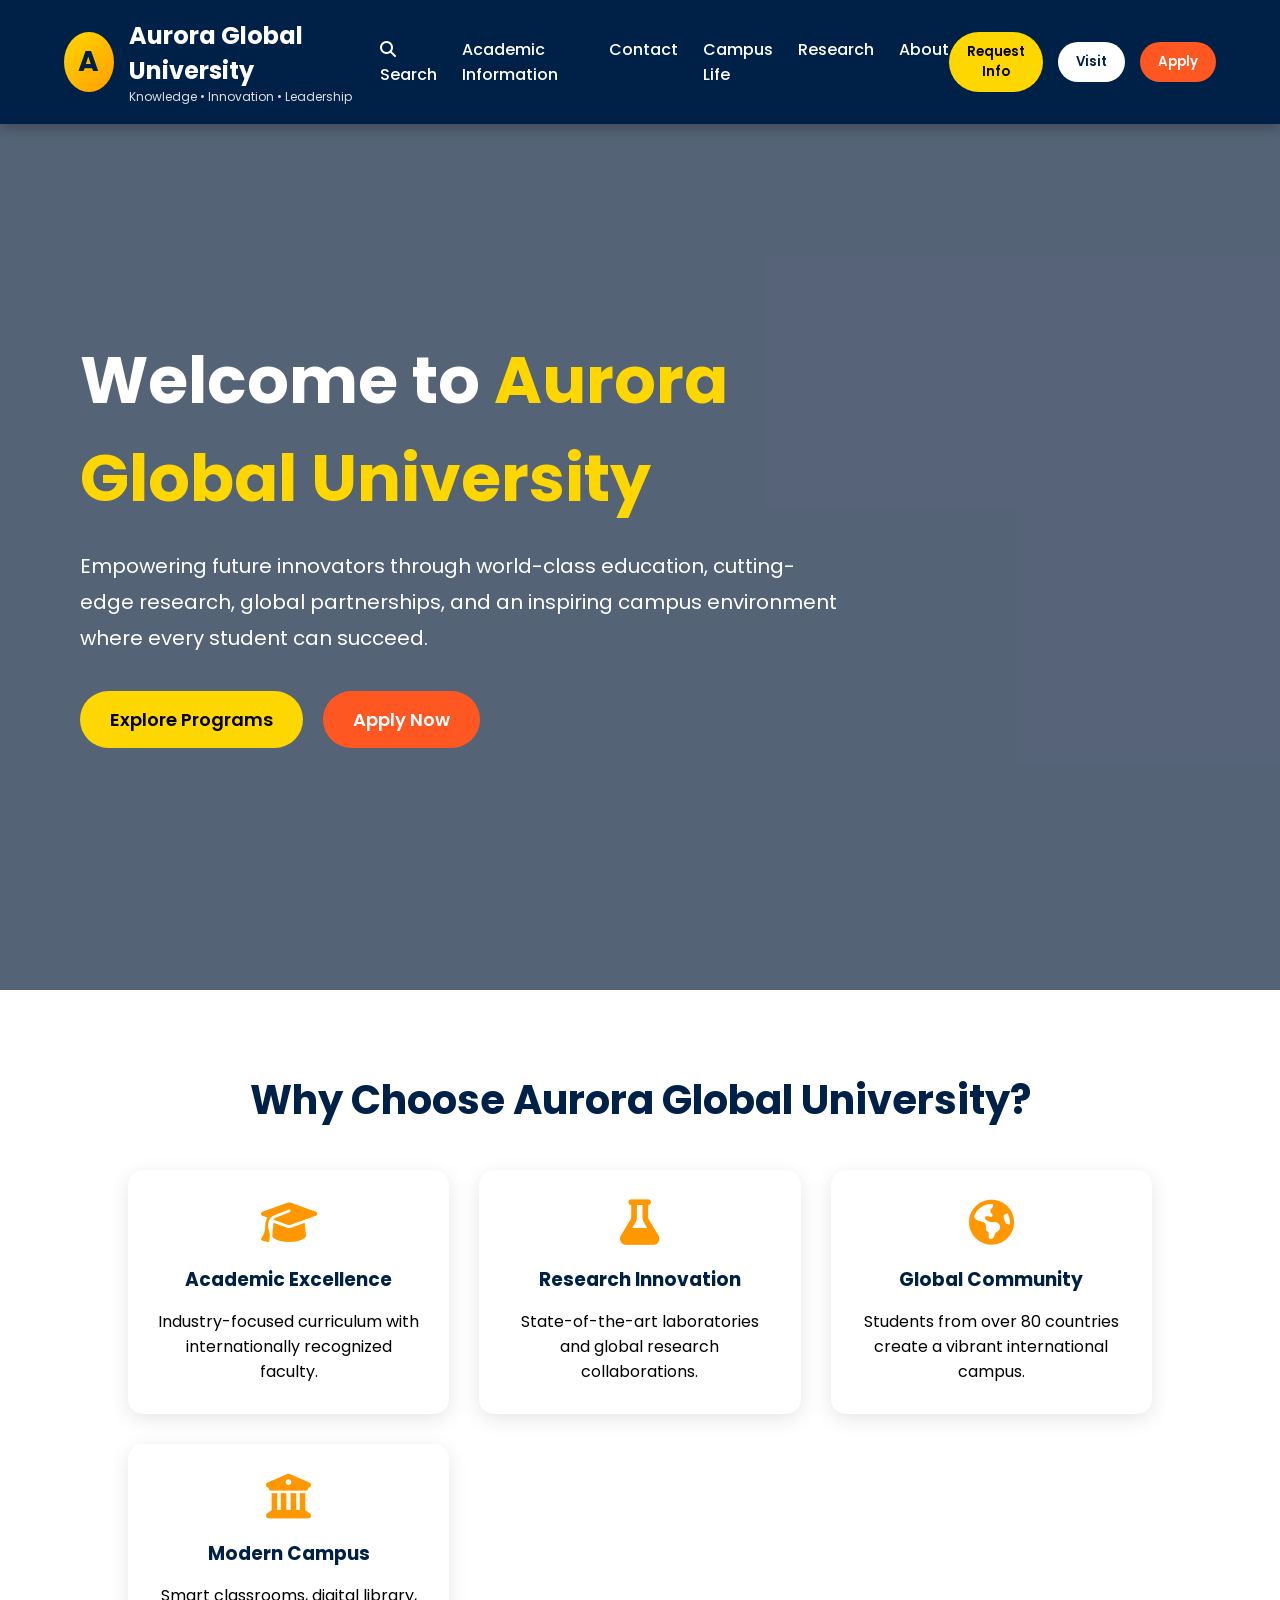
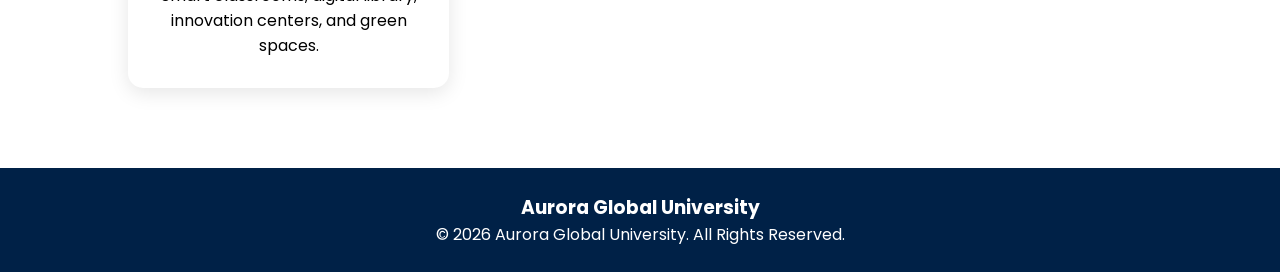
<file: index.html>
<!DOCTYPE html>
<html lang="en">

<head>
<meta charset="UTF-8">
<meta name="viewport" content="width=device-width, initial-scale=1.0">

<title>Aurora Global University</title>

<link rel="preconnect" href="https://fonts.googleapis.com">
<link rel="preconnect" href="https://fonts.gstatic.com" crossorigin>

<link href="https://fonts.googleapis.com/css2?family=Poppins:wght@300;400;500;600;700&display=swap" rel="stylesheet">

<link rel="stylesheet" href="https://cdnjs.cloudflare.com/ajax/libs/font-awesome/6.5.2/css/all.min.css">

<style>

*{
margin:0;
padding:0;
box-sizing:border-box;
font-family:'Poppins',sans-serif;
}

body{
background:#f5f7fa;
}

/*================== NAVBAR =================*/

header{
background:#002147;
color:white;
position:fixed;
width:100%;
top:0;
z-index:1000;
box-shadow:0 4px 12px rgba(0,0,0,.25);
}

.container{
width:90%;
margin:auto;
}

.navbar{
display:flex;
justify-content:space-between;
align-items:center;
padding:18px 0;
}

.logo{
display:flex;
align-items:center;
gap:15px;
}

.logo-circle{
width:60px;
height:60px;
border-radius:50%;
background:linear-gradient(135deg,#FFD700,#ff9d00);
display:flex;
justify-content:center;
align-items:center;
font-size:28px;
font-weight:bold;
color:#002147;
}

.logo-text h2{
font-size:24px;
}

.logo-text p{
font-size:12px;
color:#ddd;
}

nav ul{
display:flex;
list-style:none;
gap:25px;
}

nav ul li a{
color:white;
text-decoration:none;
font-weight:500;
transition:.3s;
}

nav ul li a:hover{
color:#FFD700;
}

.right-icons{
display:flex;
align-items:center;
gap:15px;
}

.search{
font-size:20px;
cursor:pointer;
}

.btn{
padding:10px 18px;
border:none;
border-radius:30px;
font-weight:600;
cursor:pointer;
transition:.3s;
}

.info{
background:#FFD700;
}

.visit{
background:#fff;
color:#002147;
}

.apply{
background:#ff5722;
color:white;
}

.btn:hover{
transform:translateY(-3px);
}

/*================ HERO =================*/

.hero{

height:100vh;

background:url('https://images.unsplash.com/photo-1562774053-701939374585?auto=format&fit=crop&w=1600&q=80') center/cover;

display:flex;

align-items:center;

margin-top:90px;

position:relative;
}

.hero::before{

content:"";

position:absolute;

width:100%;

height:100%;

background:rgba(0,20,50,.65);

}

.hero-content{

position:relative;

color:white;

width:60%;

margin-left:80px;

}

.hero-content h1{

font-size:65px;

margin-bottom:20px;

}

.hero-content span{

color:#FFD700;

}

.hero-content p{

font-size:20px;

line-height:1.8;

margin-bottom:35px;

}

.hero-buttons{

display:flex;

gap:20px;

}

.hero-buttons button{

padding:15px 30px;

font-size:18px;

border:none;

border-radius:30px;

cursor:pointer;

font-weight:600;

}

.learn{

background:#FFD700;

}

.apply2{

background:#ff5722;

color:white;

}

/*================ SECTION =================*/

.section{

padding:80px 10%;

background:white;

}

.section h2{

text-align:center;

font-size:40px;

color:#002147;

margin-bottom:40px;

}

.cards{

display:grid;

grid-template-columns:repeat(auto-fit,minmax(250px,1fr));

gap:30px;

}

.card{

background:#fff;

padding:30px;

border-radius:15px;

text-align:center;

box-shadow:0 5px 20px rgba(0,0,0,.1);

transition:.3s;

}

.card:hover{

transform:translateY(-10px);

}

.card i{

font-size:45px;

color:#ff9800;

margin-bottom:20px;

}

.card h3{

margin-bottom:15px;

color:#002147;

}

/*================ FOOTER =================*/

footer{

background:#002147;

color:white;

text-align:center;

padding:25px;

}

@media(max-width:1000px){

.navbar{

flex-direction:column;

gap:20px;

}

nav ul{

flex-wrap:wrap;

justify-content:center;

}

.hero-content{

width:90%;

margin-left:30px;

}

.hero-content h1{

font-size:45px;

}

}

</style>

</head>

<body>

<header>

<div class="container navbar">

<div class="logo">

<div class="logo-circle">
A
</div>

<div class="logo-text">

<h2>Aurora Global University</h2>

<p>Knowledge • Innovation • Leadership</p>

</div>

</div>

<nav>

<ul>

<li><a href="#"><i class="fa fa-search"></i> Search</a></li>

<li><a href="#">Academic Information</a></li>

<li><a href="#">Contact</a></li>

<li><a href="#">Campus Life</a></li>

<li><a href="#">Research</a></li>

<li><a href="#">About</a></li>

</ul>

</nav>

<div class="right-icons">

<button class="btn info">Request Info</button>

<button class="btn visit">Visit</button>

<button class="btn apply">Apply</button>

</div>

</div>

</header>

<section class="hero">

<div class="hero-content">

<h1>Welcome to <span>Aurora Global University</span></h1>

<p>

Empowering future innovators through world-class education,

cutting-edge research, global partnerships, and an inspiring

campus environment where every student can succeed.

</p>

<div class="hero-buttons">

<button class="learn">Explore Programs</button>

<button class="apply2">Apply Now</button>

</div>

</div>

</section>

<section class="section">

<h2>Why Choose Aurora Global University?</h2>

<div class="cards">

<div class="card">

<i class="fa-solid fa-graduation-cap"></i>

<h3>Academic Excellence</h3>

<p>

Industry-focused curriculum with internationally recognized faculty.

</p>

</div>

<div class="card">

<i class="fa-solid fa-flask"></i>

<h3>Research Innovation</h3>

<p>

State-of-the-art laboratories and global research collaborations.

</p>

</div>

<div class="card">

<i class="fa-solid fa-earth-americas"></i>

<h3>Global Community</h3>

<p>

Students from over 80 countries create a vibrant international campus.

</p>

</div>

<div class="card">

<i class="fa-solid fa-building-columns"></i>

<h3>Modern Campus</h3>

<p>

Smart classrooms, digital library, innovation centers, and green spaces.

</p>

</div>

</div>

</section>

<footer>

<h3>Aurora Global University</h3>

<p>

© 2026 Aurora Global University. All Rights Reserved.

</p>

</footer>

</body>

</html>
</file>
